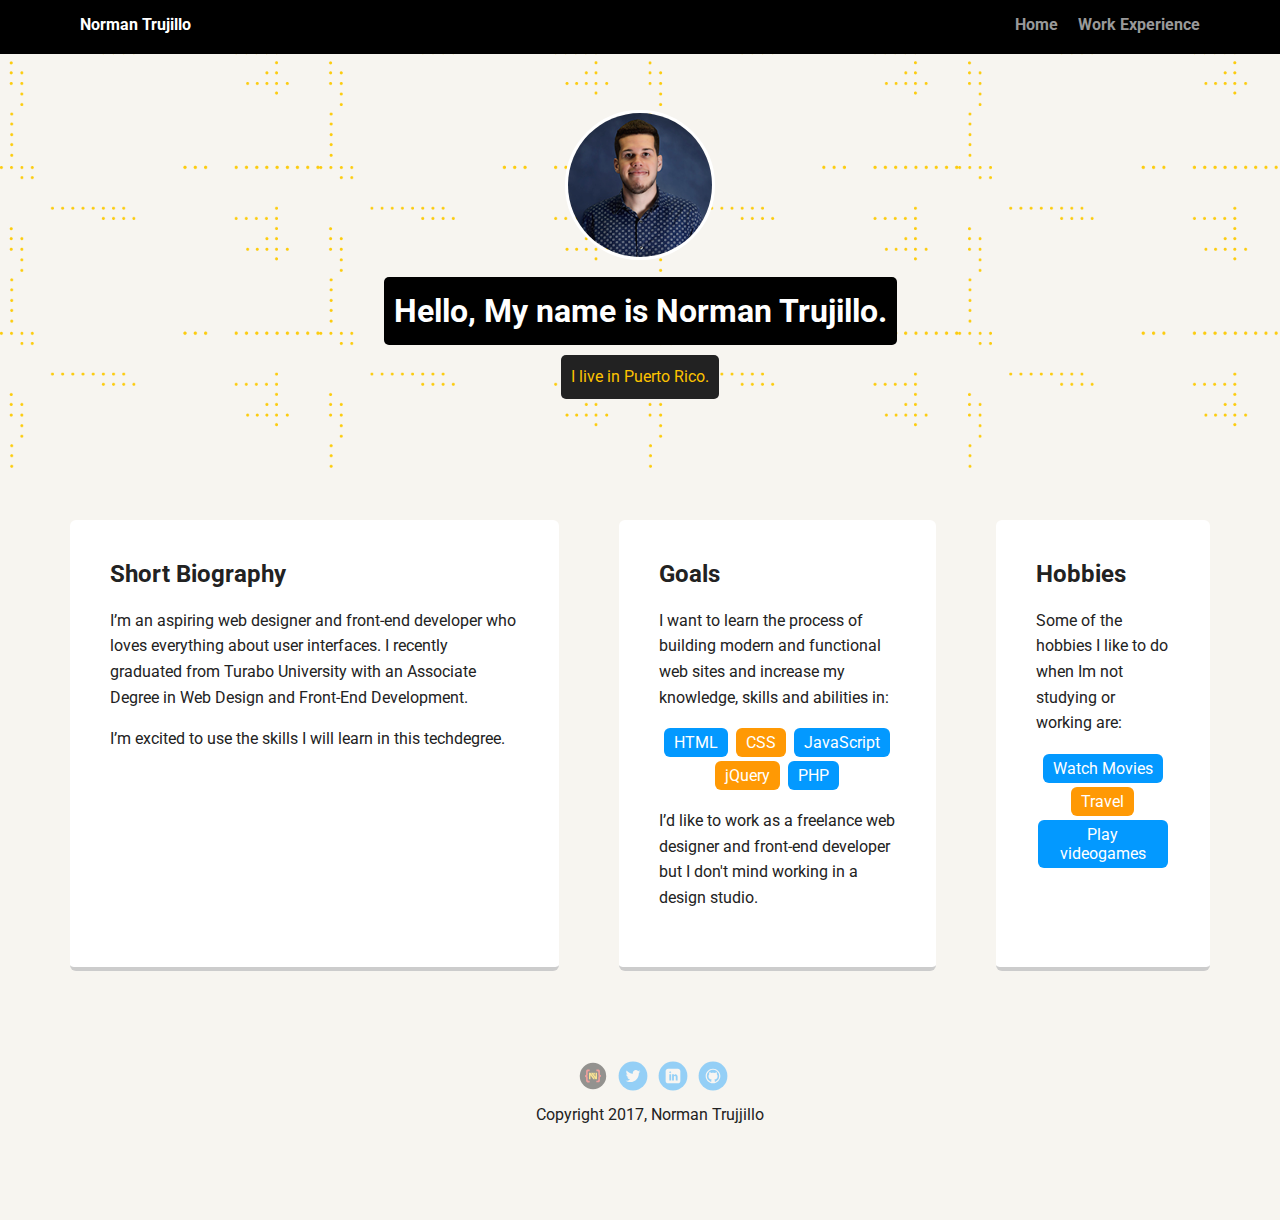
<file: index.html>
<!doctype html>
<html lang="en">
<head>
  <meta charset="utf-8">
  <title>Norman's Trujillo Profile</title>
  <meta name="viewport" content="width=device-width, initial-scale=1.0">
  <link rel="stylesheet" href="styles.css">
  <link href="https://fonts.googleapis.com/css?family=Muli%7CRoboto:400,300,500,700,900" rel="stylesheet">
  <link href="images/favicon.ico" rel="icon" type="image/x-icon" />
  </head>
  <body>
    <div class="main-nav">
        <ul class="nav">
          <li class="name">Norman Trujillo</li>
          <li><a href="index.html">Home</a></li>
          <li><a href="experience.html">Work Experience</a></li>
        </ul>
    </div>
    <header>
      <img src="images/Portrait_Instagram.jpg" alt="Profile Picture of Norman Trujillo" class="profile-image">
      <h1 class="tag name">Hello, My name is Norman Trujillo.</h1>
      <p class="tag location">I live in Puerto Rico.</p>
    </header>

    <main class="flex">
      <div class="card">
        <h2>Short Biography</h2>
        <p>I’m an aspiring web designer and front-end developer who loves everything about user interfaces. I recently graduated from Turabo University with an Associate Degree in Web Design and Front-End Development. </p>
        <p> I’m excited to use the skills I will learn in this techdegree.</p>
      </div> 
      <div class="card">
        <h2>Goals</h2>
        <p>I want to learn the process of building modern and functional web sites and increase my knowledge, skills and abilities in:</p>
        <ul class="skills">
          <li>HTML</li>
          <li>CSS</li>
          <li>JavaScript</li>
          <li>jQuery</li>
          <li>PHP</li>
        </ul>
        <p>I’d like to work as a freelance web designer and front-end developer but I don't mind working in a design studio.</p>
      </div>
      <div class="card">
        <h2>Hobbies</h2>
        <p>Some of the hobbies I like to do when Im not studying or working are:</p>
        <ul class="skills">
          <li>Watch Movies</li>
          <li>Travel</li>
          <li>Play videogames</li>
        </ul>
      </div>  
    </main>
    <footer>
      <ul>
      <li><a href="http://nvoltagee.com" class="social personal-website">Personal Website</a></li>
        <li><a href="https://twitter.com/NVoltagee" class="social twitter">Twitter</a></li>
        <li><a href="https://www.linkedin.com/in/norman-a-trujillo-f%C3%A9lix-730239b8" class="social linkedin">LinkedIn</a></li>
        <li><a href="https://github.com/NVoltagee" class="social github">Github</a></li>
      </ul>
      <p class="copyright">Copyright 2017, Norman Trujjillo</p>
    </footer>
  </body>
  </html>
</file>
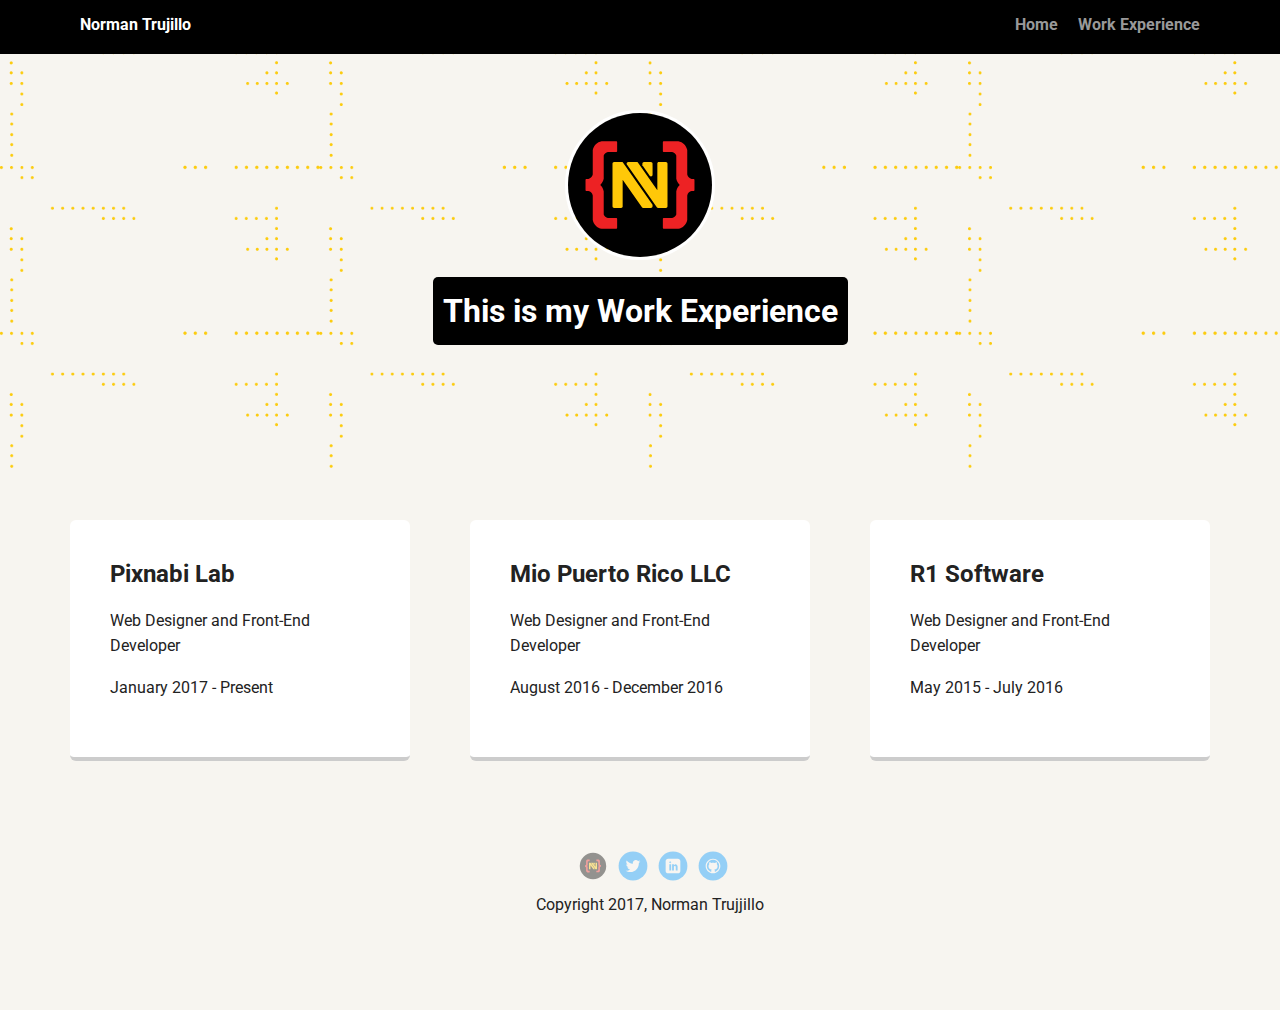
<file: experience.html>
<!doctype html>
<html lang="en">
<head>
	  <meta charset="utf-8">
	  <title>Norman's Trujillo Experience</title>
	  <meta name="viewport" content="width=device-width, initial-scale=1.0">
	  <link rel="stylesheet" href="styles.css">
	  <link href="https://fonts.googleapis.com/css?family=Muli%7CRoboto:400,300,500,700,900" rel="stylesheet">
	  <link href="images/favicon.ico" rel="icon" type="image/x-icon" />
  </head>
   <body>
    <div class="main-nav">
        <ul class="nav">
          <li class="name">Norman Trujillo</li>
          <li><a href="index.html">Home</a></li>
          <li><a href="experience.html">Work Experience</a></li>
        </ul>
    </div>
    <header>
      <img src="images/logo.svg" alt="Logo" class="profile-image">
       <h1 class="tag name">This is my Work Experience</h1>
    </header>
    <main class="flex">
      <div class="card">
        <h2>Pixnabi Lab</h2>
        <p>Web Designer and Front-End Developer</p>
        <p>January 2017 - Present </p>
      </div> 
      <div class="card">
        <h2>Mio Puerto Rico LLC</h2>
        <p>Web Designer and Front-End Developer</p>
        <p>August 2016 - December 2016 </p>
      </div>
      <div class="card">
        <h2>R1 Software</h2>
        <p>Web Designer and Front-End Developer</p>
        <p>May 2015 - July 2016</p>
      </div>  
    </main>
    <footer>
      <ul>
      <li><a href="http://nvoltagee.com" class="social personal-website">Personal Website</a></li>
        <li><a href="https://twitter.com/NVoltagee" class="social twitter">Twitter</a></li>
        <li><a href="https://www.linkedin.com/in/norman-a-trujillo-f%C3%A9lix-730239b8" class="social linkedin">LinkedIn</a></li>
        <li><a href="https://github.com/NVoltagee" class="social github">Github</a></li>
      </ul>
      <p class="copyright">Copyright 2017, Norman Trujjillo</p>
    </footer>
  </body>
  </html>
</file>
<file: styles.css>
/* Global Layout Set-up */
* { 
  box-sizing: border-box;
}
  
body {
  margin: 0;
  padding: 0;
  text-align: center;
  font-family: 'Roboto', sans-serif;
  color: #222;
  background: #f7f5f0;
}
/* Link Styles */

a {
  text-decoration: none;
  color: #999;
}
a:hover {
  color: #6633ff;
}

/* Section Styles */

.main-nav {
  width: 100%;
  background: black;
  min-height: 30px;
  padding: 10px;
  position: fixed;
  text-align: center;
}
.nav {
  display: flex;
  justify-content: space-around;
  font-weight: 700;
  list-style-type: none;
  margin: 0 auto;
  padding: 0;
}

.nav .name {
    display: block;
    margin-right: auto;
    color: white;
}
.nav li {
  padding: 5px 10px 10px 10px;
}
.nav a {
  transition: all .5s;
}
.nav a:hover {
  color: white
}

header {
  text-align: center;
  background: url('images/dots.png') no-repeat top center ;
  background-size: cover;
  overflow: hidden;
  padding-top: 60px;
}
header {
  line-height: 1.5;
}
header .profile-image {
  margin-top: 50px;
  width: 150px;
  height: 150px;
  border-radius: 50%;
  border: 3px solid white;
  transition: all .5s;
}
header .profile-image:hover {
  transform: scale(1.2) rotate(360deg);
}
.tag {
  background-color: #000;
  color: white;
  padding: 10px;
  border-radius: 5px;
  display: table;
  margin: 10px auto;
} 
.location {
  background-color: #222;
  color: #FDC200;
}
.card {
  margin: 30px;
  padding: 20px 40px 40px;
  max-width: 500px;
  text-align: left;
  background: #fff;
  border-bottom: 4px solid #ccc;
  border-radius: 6px;
  transition: all .5s;
}
.card:hover {
  border-color: #E42219;
}

ul.skills {
  padding: 0;
  text-align: center;
}

.skills li {
  border-radius: 6px;
  display: inline-block;
  background: #ff9904;
  color: white;
  padding: 5px 10px;
  margin: 2px;
}

.skills li:nth-child(odd) {
  background: #0399ff;
}

footer {
  width: 100%;
  min-height: 30px;
  padding: 20px 0 40px 20px;
}

footer .copyright {
  top: -8px;
  font-size: .75em;
}

footer ul {
  list-style-type: none;
  margin: 0;
  padding: 0;
}

footer ul li {
  display: inline-block;
}

a.social {
  display: inline-block;
  text-indent: -9999px;
  margin-left: 5px;
  width: 30px;
  height: 30px;
  background-size: 30px 30px;
  opacity: .4;
  transition: all .5s;
}

a.personal-website {
  background-image: url(images/personal-website.svg);
}

a.twitter {
  background-image: url(images/twitter.svg);
}
a.linkedin {
  background-image: url(images/linkedin.svg);
}
a.github {
  background-image: url(images/github.svg);
}
a.social:hover {
  opacity: 1;
}
.clearfix {
  clear: both;
}

/* Styles for larger screens */
@media screen and (min-width: 720px) {
  
  .flex {
      display: -ms-flexbox;      /* TWEENER - IE 10 */
      display: flex; 
      max-width: 1200px;
      -ms-flex-pack: distribute;
      justify-content: space-around;
      margin: 0 auto;
  }

  header {
    min-height: 470px;
  }

  .nav {
    max-width: 1200px;
    padding: 0 30px;
  }


  main {
    padding-top: 20px;
  }

  main p {
    line-height: 1.6em;
  }

  footer {
    font-size: 1.3em;
    max-width: 1200px;
    margin: 40px auto;
  }

}
</file>
